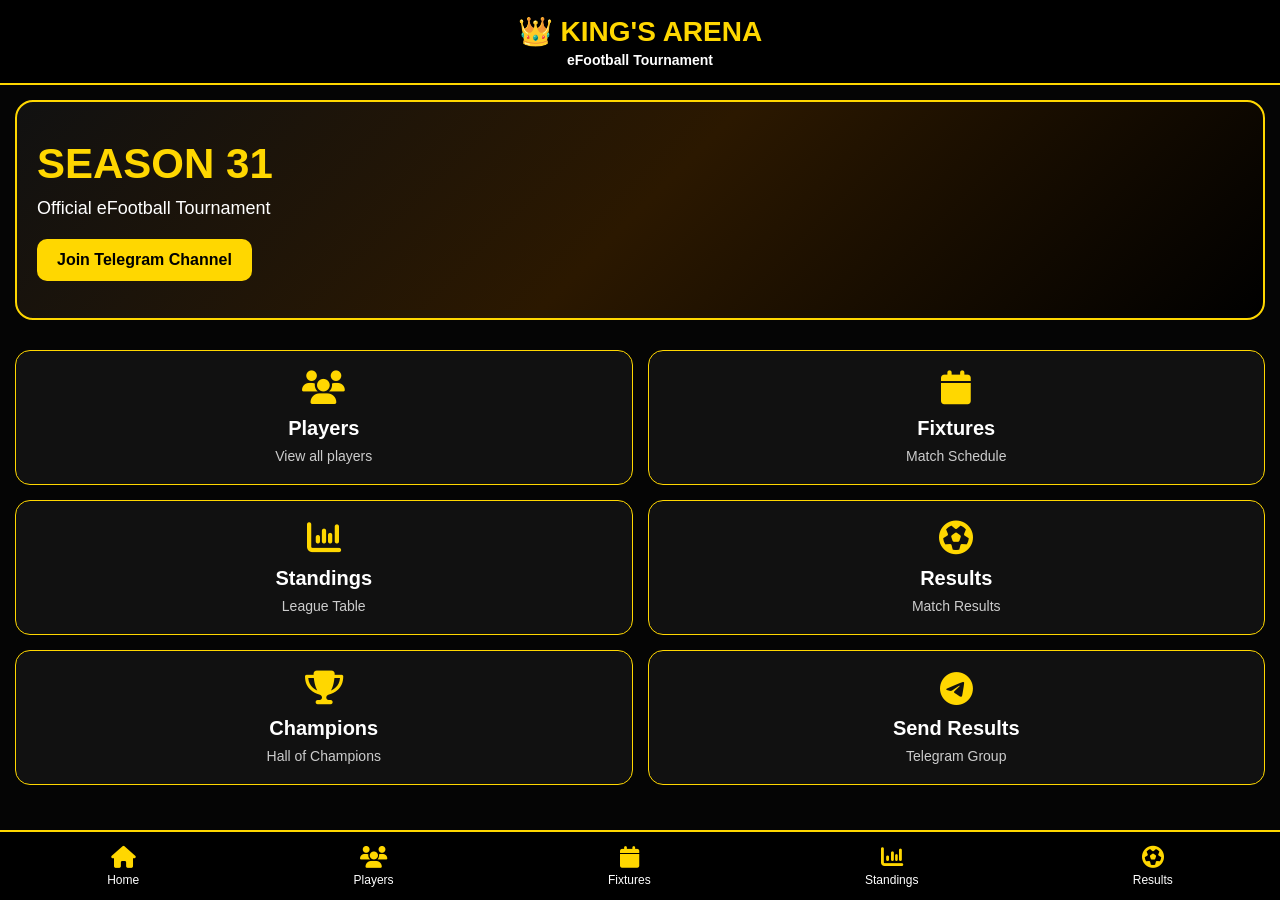
<file: index.html>
<!DOCTYPE html>
<html lang="en">
<head>
<meta charset="UTF-8">
<meta name="viewport" content="width=device-width, initial-scale=1.0">
<title>King's Arena Season 31</title>

<link rel="stylesheet" href="style.css">
<link rel="stylesheet"
href="https://cdnjs.cloudflare.com/ajax/libs/font-awesome/6.5.2/css/all.min.css">

</head>

<body>

<header class="topbar">

<div class="logo">
👑 KING'S ARENA
<p>eFootball Tournament</p>
</div>

</header>

<section class="banner">

<div class="banner-text">
<h1>SEASON 31</h1>
<p>Official eFootball Tournament</p>

<a href="https://t.me/poeshan01" class="join-btn">
Join Telegram Channel
</a>

</div>

</section>

<div class="grid">

<a href="players.html" class="card">
<i class="fas fa-users"></i>
<h3>Players</h3>
<p>View all players</p>
</a>

<a href="#" class="card">
<i class="fas fa-calendar"></i>
<h3>Fixtures</h3>
<p>Match Schedule</p>
</a>

<a href="#" class="card">
<i class="fas fa-chart-column"></i>
<h3>Standings</h3>
<p>League Table</p>
</a>

<a href="#" class="card">
<i class="fas fa-futbol"></i>
<h3>Results</h3>
<p>Match Results</p>
</a>

<a href="#" class="card">
<i class="fas fa-trophy"></i>
<h3>Champions</h3>
<p>Hall of Champions</p>
</a>

<a href="https://t.me/resultsgroup1" class="card">
<i class="fab fa-telegram"></i>
<h3>Send Results</h3>
<p>Telegram Group</p>
</a>

</div>

<nav class="bottom-nav">

<a href="#"><i class="fas fa-house"></i><span>Home</span></a>

<a href="players.html"><i class="fas fa-users"></i><span>Players</span></a>

<a href="#"><i class="fas fa-calendar"></i><span>Fixtures</span></a>

<a href="#"><i class="fas fa-chart-column"></i><span>Standings</span></a>

<a href="#"><i class="fas fa-futbol"></i><span>Results</span></a>

</nav>

<script src="script.js"></script>

</body>
</html>
</file>
<file: style.css>
/* King's Arena V1 */
*{
margin:0;
padding:0;
box-sizing:border-box;
font-family:Arial,sans-serif;
}

body{
background:#050505;
color:white;
padding-bottom:90px;
}

.topbar{
background:#000;
padding:15px;
text-align:center;
border-bottom:2px solid gold;
}

.logo{
font-size:28px;
font-weight:bold;
color:gold;
}

.logo p{
font-size:14px;
color:white;
margin-top:4px;
}

.banner{
margin:15px;
height:220px;
border-radius:18px;
overflow:hidden;
display:flex;
align-items:center;
padding:20px;
background:linear-gradient(135deg,#111,#2b1800,#000);
border:2px solid gold;
}

.banner-text h1{
font-size:42px;
color:gold;
}

.banner-text p{
margin:10px 0 20px;
font-size:18px;
}

.join-btn{
display:inline-block;
padding:12px 20px;
background:gold;
color:black;
text-decoration:none;
font-weight:bold;
border-radius:10px;
}

.grid{
display:grid;
grid-template-columns:1fr 1fr;
gap:15px;
padding:15px;
}

.card{
background:#111;
border:1px solid gold;
border-radius:15px;
padding:20px;
text-align:center;
text-decoration:none;
color:white;
transition:.3s;
}

.card:hover{
transform:scale(1.03);
}

.card i{
font-size:34px;
color:gold;
margin-bottom:12px;
}

.card h3{
margin-bottom:8px;
font-size:20px;
}

.card p{
font-size:14px;
color:#ccc;
}

.bottom-nav{
position:fixed;
bottom:0;
left:0;
right:0;
height:70px;
background:#000;
display:flex;
justify-content:space-around;
align-items:center;
border-top:2px solid gold;
}

.bottom-nav a{
color:white;
text-decoration:none;
display:flex;
flex-direction:column;
align-items:center;
font-size:12px;
}

.bottom-nav i{
font-size:22px;
margin-bottom:5px;
color:gold;
}
/* Players Page */

.page-title{
    text-align:center;
    margin:20px;
}

.players-grid{
    display:grid;
    grid-template-columns:1fr;
    gap:20px;
    padding:20px;
}

.player-card{
    background:#111;
    border:2px solid gold;
    border-radius:20px;
    padding:20px;
    text-align:center;
}

.player-photo{
    width:120px;
    height:120px;
    border-radius:50%;
    object-fit:cover;
    border:3px solid gold;
    margin-bottom:15px;
}

.player-card h2{
    color:gold;
    margin-bottom:10px;
}

.player-card p{
    color:#ddd;
    margin-bottom:15px;
}

.contact-btn{
    display:inline-block;
    background:gold;
    color:black;
    padding:12px 20px;
    border-radius:12px;
    text-decoration:none;
    font-weight:bold;
}

.contact-btn:hover{
    background:#ffd700;
}
.search-box{
  width:90%;
  margin:20px auto;
}

.search-box input{
  width:100%;
  padding:14px;
  border:2px solid gold;
  border-radius:12px;
  background:#111;
  color:white;
  font-size:16px;
  outline:none;
}

.search-box input::placeholder{
  color:#aaa;
}
</file>
